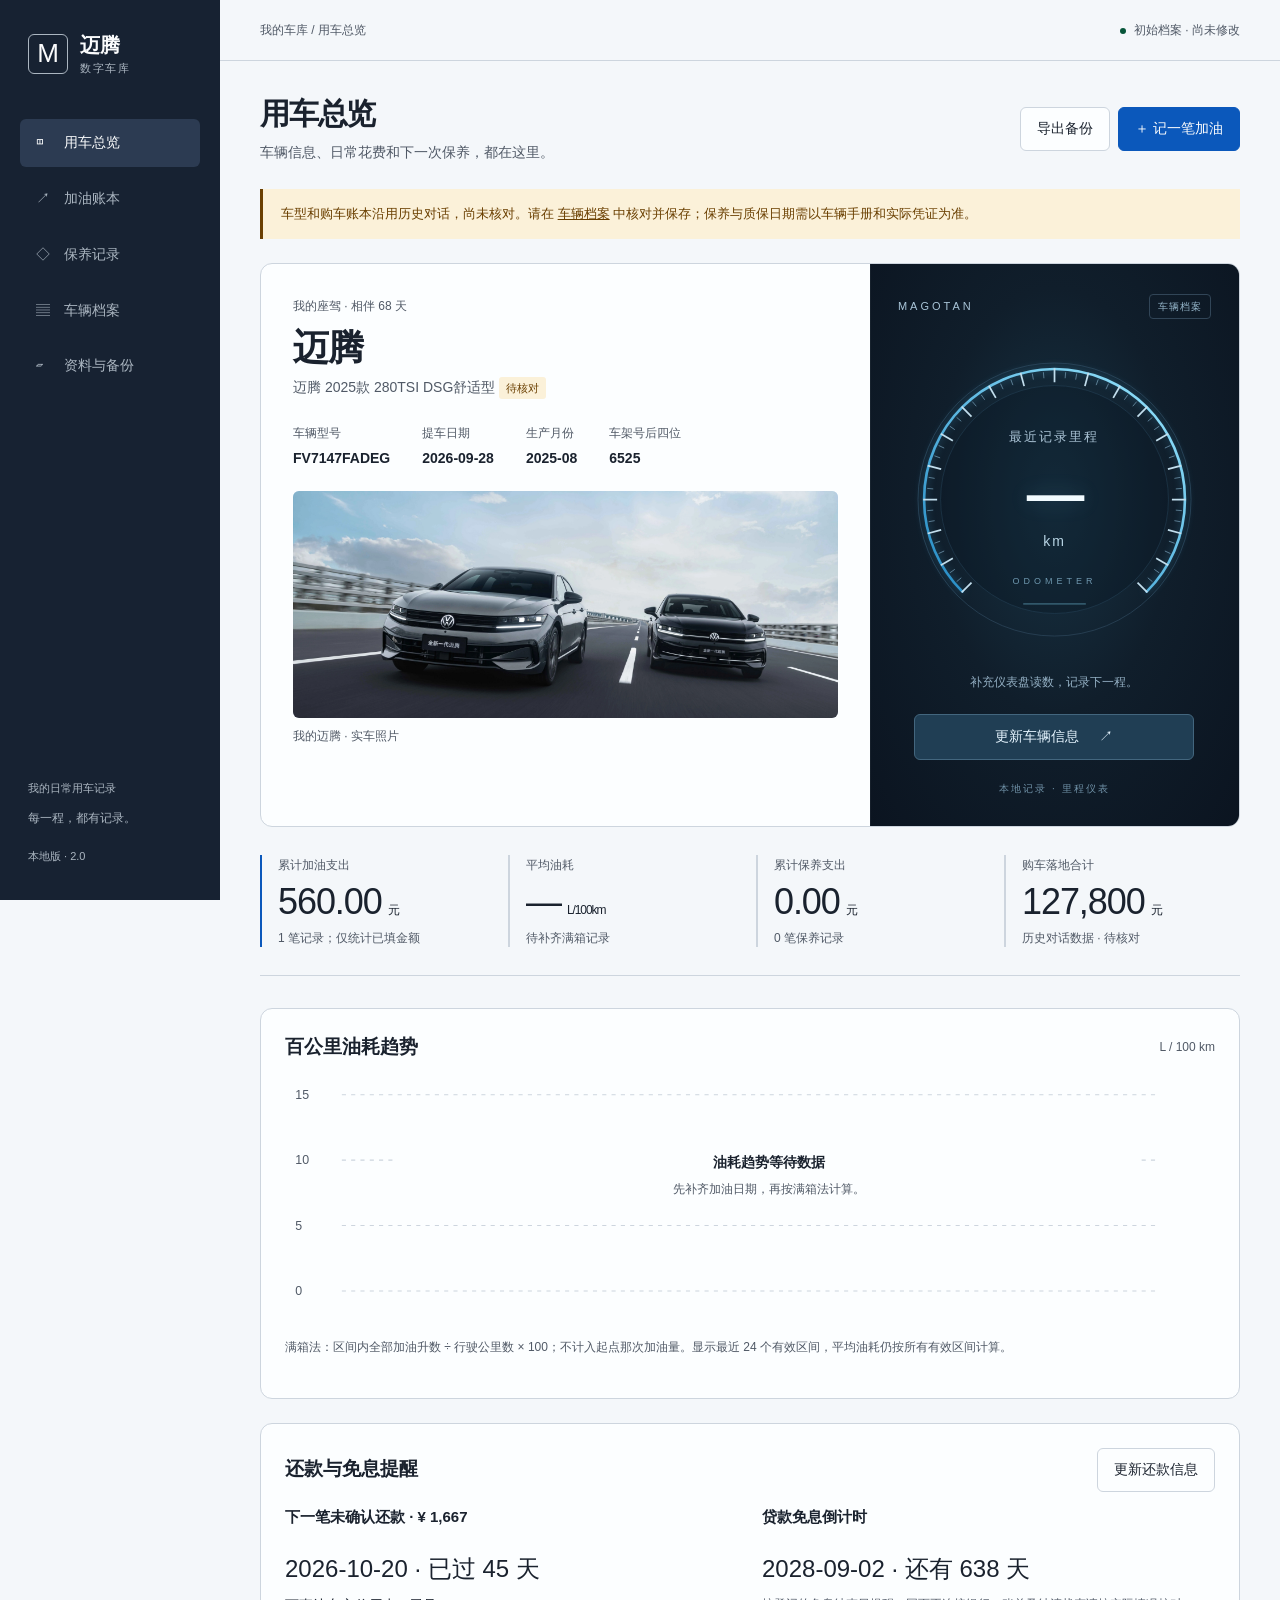
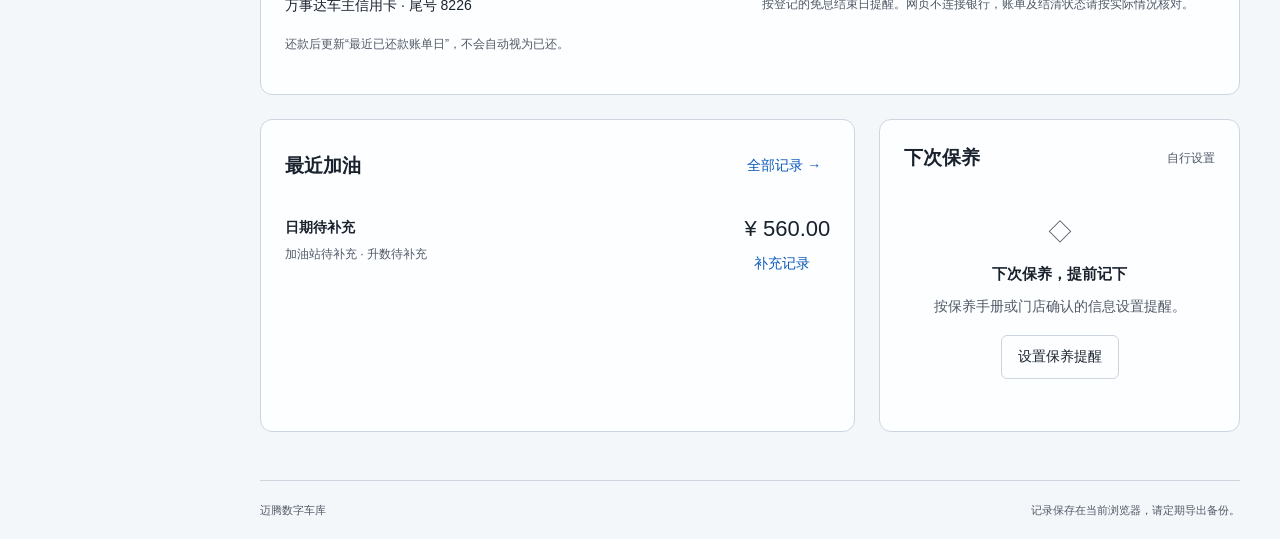
<file: index.html>
<!doctype html>
<html lang="zh-CN">
<head>
  <meta charset="utf-8">
  <meta name="viewport" content="width=device-width, initial-scale=1, viewport-fit=cover">
  <meta name="theme-color" content="#172438">
  <title>迈腾数字车库</title>
  <link rel="stylesheet" href="tokens.css">
  <link rel="stylesheet" href="css/app.css">
  <script src="js/core.js" defer></script>
  <script src="js/app.js" defer></script>
</head>
<body>
  <a class="skip-link" href="#main">跳到主要内容</a>
  <aside class="sidebar">
    <a class="brand" href="#overview" aria-label="迈腾数字车库首页"><span class="brand-mark" aria-hidden="true">M</span><span>迈腾<span class="brand-small">数字车库</span></span></a>
    <nav aria-label="主要导航">
      <a href="#overview" data-page="overview"><span aria-hidden="true">◫</span>用车总览</a>
      <a href="#fuel" data-page="fuel"><span aria-hidden="true">↗</span>加油账本</a>
      <a href="#maintenance" data-page="maintenance"><span aria-hidden="true">◇</span>保养记录</a>
      <a href="#profile" data-page="profile"><span aria-hidden="true">▤</span>车辆档案</a>
      <a href="#documents" data-page="documents"><span aria-hidden="true">▱</span>资料与备份</a>
    </nav>
    <div class="sidebar-bottom"><span class="small-line">我的日常用车记录</span><p>每一程，都有记录。</p><span class="version">本地版 · 2.0</span></div>
  </aside>
  <div class="workspace">
    <header class="topbar"><span id="breadcrumb">我的车库 / 用车总览</span><span id="save-state" role="status">本地档案</span></header>
    <main id="main" tabindex="-1">
      <div id="storage-warning" class="notice danger" hidden></div>
      <div id="app"><h1>迈腾数字车库</h1><p>正在打开车辆档案…</p><p>若此提示一直显示，请将压缩包完整解压后再打开 index.html，确保 css 和 js 文件夹位于它旁边。</p></div>
      <noscript><p class="notice danger">请在浏览器中允许 JavaScript，才能使用记录和统计功能。</p></noscript>
    </main>
    <footer><span>迈腾数字车库</span><span>记录保存在当前浏览器，请定期导出备份。</span></footer>
  </div>
  <dialog id="editor" aria-labelledby="dialog-title"><div class="dialog-heading"><h2 id="dialog-title">编辑记录</h2><button type="button" class="icon-button" data-action="close-dialog" aria-label="关闭窗口">×</button></div><form id="record-form"><div id="form-fields"></div><p id="form-error" class="form-error" role="alert"></p><div class="dialog-actions"><button type="button" class="button" data-action="close-dialog">取消</button><button type="submit" class="button primary">保存记录</button></div></form></dialog>
  <dialog id="import-dialog" aria-labelledby="import-title"><h2 id="import-title">导入备份</h2><p id="import-summary"></p><p>导入会替换当前浏览器中的记录。替换前会保留一份可恢复的旧版本，也建议先导出备份。</p><div class="dialog-actions"><button class="button" data-action="cancel-import">取消</button><button class="button" data-action="export">先导出当前数据</button><button class="button primary" data-action="confirm-import">确认替换</button></div></dialog>
  <input type="file" id="import-file" accept=".json,application/json" hidden>
  <div id="message" class="message" role="status" hidden><span id="message-text"></span><button id="undo" class="button" hidden>撤销</button><button class="icon-button" data-action="dismiss" aria-label="关闭提示">×</button></div>
  <script id="initial-data" type="application/json">
  {"schemaVersion":2,"vehicle":{"model":"迈腾 2025款 280TSI DSG舒适型","productionMonth":"2025-08","deliveryDate":"2026-09-28","invoiceModel":"FV7147FADEG","vinSuffix":"6525","mileage":null,"verified":false},"purchase":{"price":112400,"tax":9900,"insuranceAndRegistration":5500,"subsidy":6600,"subsidyReceived":false,"verified":false},"fuelRecords":[{"id":"excel-row-2","date":"","mileage":null,"station":"","grade":"","amount":560,"liters":null,"full":false,"note":"来自现有加油记录.xlsx 第2行。仅有560元金额，其余信息待补充。"}],"maintenanceRecords":[],"insuranceRecords":[],"reminders":{"date":"","mileage":null,"note":""},"updatedAt":null}
  </script>
</body>
</html>
</file>
<file: tokens.css>
:root {
  --color-paper: oklch(97.5% .005 250);
  --color-surface: oklch(99.5% .002 250);
  --color-ink: oklch(25% .025 258);
  --color-muted: oklch(46% .025 258);
  --color-rule: oklch(87% .015 250);
  --color-accent: oklch(48% .17 258);
  --color-accent-ink: oklch(99% .002 250);
  --color-tint: oklch(94% .025 258);
  --color-rail: oklch(25% .035 258);
  --color-rail-muted: oklch(77% .02 250);
  --color-rail-active: oklch(35% .045 258);
  --color-warn: oklch(41% .09 67);
  --color-warn-bg: oklch(96% .033 87);
  --color-error: oklch(44% .16 25);
  --color-error-bg: oklch(96% .02 25);
  --color-success: oklch(40% .085 162);
  --color-focus: oklch(35% .13 258);
  --color-clear: oklch(100% 0 0 / 0);
  --color-overlay: oklch(20% .03 258 / .48);
  --font-body: "Microsoft YaHei", "PingFang SC", "Noto Sans CJK SC", Arial, sans-serif;
  --font-display: "Bahnschrift", "DIN Alternate", "Microsoft YaHei", sans-serif;
  --font-mono: Consolas, "SFMono-Regular", monospace;
  --space-xs: 4px; --space-sm: 8px; --space-md: 16px; --space-lg: 24px;
  --space-xl: 32px; --space-2xl: 48px; --space-3xl: 64px;
  --radius-sm: 6px; --radius-md: 12px;
  --ease-out: cubic-bezier(.16,1,.3,1);
  --ease-in: cubic-bezier(.7,0,.84,0);
  --ease-in-out: cubic-bezier(.65,0,.35,1);
  --dur-micro: 120ms;
}
</file>
<file: css/app.css>
/* Hallmark · macrostructure: Workbench · tone: calm functional · anchor hue: cobalt · genre: modern-minimal · theme: Cobalt · nav: N3 adapted app rail · footer: Ft2 */
/* Hallmark · pre-emit critique: P4 H4 E4 S5 R5 V4 */
* { box-sizing: border-box; }
html, body { margin: 0; overflow-x: clip; }
body { color: var(--color-ink); background: var(--color-paper); font: 14px/1.7 var(--font-body); }
button, input, select, textarea { font: inherit; }
button, a { -webkit-tap-highlight-color: var(--color-clear); }
a { color: var(--color-accent); text-decoration: none; }
button { cursor: pointer; }
button:disabled, input:disabled { opacity: .5; cursor: not-allowed; }
button[aria-busy="true"] { cursor: progress; opacity: .65; }
:focus-visible { outline: 3px solid var(--color-focus); outline-offset: 3px; }
.sidebar :focus-visible { outline-color: var(--color-accent-ink); }
[hidden] { display: none !important; }
h1, h2, h3, p { margin-top: 0; }
h1, h2, h3 { font-style: normal; overflow-wrap: anywhere; min-width: 0; }
h1 { font-size: 27px; line-height: 1.4; letter-spacing: -.04em; margin-bottom: 6px; }
h2 { font-size: 19px; line-height: 1.5; margin-bottom: 16px; }
h3 { font-size: 15px; margin-bottom: 8px; }
p { margin-bottom: 16px; }
.muted, .caption { color: var(--color-muted); }
.caption { font-size: 12px; }
.skip-link { position: fixed; left: 16px; top: -100px; z-index: 40; background: var(--color-surface); padding: 12px; }
.skip-link:focus { top: 12px; }
.sidebar { background: var(--color-rail); color: var(--color-accent-ink); padding: 16px; }
.brand { display: flex; align-items: center; gap: 12px; color: var(--color-accent-ink); font-weight: 700; font-size: 20px; line-height: 1.3; width: fit-content; }
.brand-mark { display: grid; place-items: center; width: 40px; height: 40px; border: 1px solid var(--color-rail-muted); border-radius: var(--radius-sm); font: 26px var(--font-display); }
.brand-small { font-size: 11px; display: block; color: var(--color-rail-muted); font-weight: 400; letter-spacing: .15em; margin-top: 3px; }
nav { display: flex; flex-wrap: wrap; gap: 4px; margin-top: 16px; }
nav a { white-space: nowrap; min-height: 44px; padding: 10px 12px; color: var(--color-rail-muted); border-radius: var(--radius-sm); }
nav a span { margin-right: 8px; }
nav a[aria-current="page"] { background: var(--color-rail-active); color: var(--color-accent-ink); }
.sidebar-bottom { display: none; }
.topbar { display: flex; flex-wrap: wrap; gap: 8px 20px; justify-content: space-between; padding: 16px 20px; border-bottom: 1px solid var(--color-rule); font-size: 12px; color: var(--color-muted); }
#save-state::before { content: ""; display: inline-block; width: 6px; height: 6px; border-radius: 50%; background: var(--color-success); margin-right: 8px; vertical-align: middle; }
main { padding: 24px 16px 40px; max-width: 1500px; margin-inline: auto; }
main:focus { outline: none; }
.page-head { display: flex; flex-wrap: wrap; align-items: center; justify-content: space-between; gap: 16px; margin-bottom: 24px; }
.page-head p { margin: 0; color: var(--color-muted); }
.actions { display: flex; gap: 8px; flex-wrap: wrap; }
.button { display: inline-flex; align-items: center; justify-content: center; min-height: 44px; padding: 9px 16px; border: 1px solid var(--color-rule); border-radius: var(--radius-sm); color: var(--color-ink); background: var(--color-surface); white-space: nowrap; font-weight: 500; }
.button.primary { border-color: var(--color-accent); background: var(--color-accent); color: var(--color-accent-ink); }
.button.quiet { border-color: var(--color-clear); background: var(--color-clear); color: var(--color-accent); padding-inline: 8px; }
.button.danger { color: var(--color-error); }
.button:active { transform: translateY(1px); }
.icon-button { min-height: 44px; min-width: 44px; border: 0; color: var(--color-muted); background: var(--color-clear); font-size: 23px; border-radius: var(--radius-sm); }
.notice { padding: 14px 18px; border-left: 3px solid var(--color-warn); background: var(--color-warn-bg); color: var(--color-warn); margin-bottom: 24px; font-size: 13px; }
.notice p:last-child { margin: 0; }
.notice.danger { background: var(--color-error-bg); color: var(--color-error); border-color: var(--color-error); }
.notice a { color: inherit; text-decoration: underline; }
.hero { display: grid; grid-template-columns: minmax(0,1fr); background: var(--color-surface); border: 1px solid var(--color-rule); border-radius: var(--radius-md); overflow: clip; margin-bottom: 24px; }
.vehicle-summary { padding: 28px 24px; }
.vehicle-summary .eyebrow { color: var(--color-muted); font-size: 12px; margin-bottom: 8px; }
.vehicle-summary h2 { font-size: 36px; font-weight: 700; line-height: 1.25; margin: 0 0 6px; letter-spacing: -.04em; }
.vehicle-summary .model { margin-bottom: 24px; }
.hero-facts { display: flex; flex-wrap: wrap; gap: 20px 32px; }
.hero-facts dt { font-size: 12px; color: var(--color-muted); }
.hero-facts dd { margin: 3px 0 0; font-weight: 600; }
.odometer { border-top: 1px solid var(--color-rule); padding: 24px; display: flex; flex-direction: column; justify-content: center; background: var(--color-tint); color: var(--color-ink); }
.odometer .reading { display: flex; align-items: baseline; gap: 12px; margin: 4px 0 12px; }
.odometer .reading strong { font: 54px/1.2 var(--font-display); letter-spacing: -.04em; }
.odometer p { margin: 0; }
.odometer .button { align-self: flex-start; margin-top: 20px; }
.stat-strip { display: grid; grid-template-columns: repeat(2,minmax(0,1fr)); gap: 24px 12px; padding: 4px 0 28px; border-bottom: 1px solid var(--color-rule); margin-bottom: 32px; }
.stat { padding-left: 16px; border-left: 2px solid var(--color-rule); }
.stat:first-child { border-color: var(--color-accent); }
.stat .label { color: var(--color-muted); font-size: 12px; }
.stat .number { font: 30px/1.5 var(--font-display); letter-spacing: -.03em; }
.stat .unit { font: 12px var(--font-body); margin-left: 6px; }
.stat .caption { line-height: 1.5; }
.split { display: grid; grid-template-columns: minmax(0,1fr); gap: 24px; }
.panel { background: var(--color-surface); border: 1px solid var(--color-rule); border-radius: var(--radius-md); padding: 20px; min-width: 0; }
.section-heading { display: flex; flex-wrap: wrap; align-items: center; justify-content: space-between; gap: 8px; margin-bottom: 12px; }
.section-heading h2 { margin: 0; }
.empty { padding: 28px 12px; text-align: center; }
.empty p { color: var(--color-muted); }
.empty-symbol { display: block; color: var(--color-muted); font-size: 24px; margin-bottom: 8px; }
.record-list { margin: 0; padding: 0; list-style: none; }
.record-list li { display: grid; grid-template-columns: minmax(0,1fr) auto; gap: 16px; padding: 16px 0; border-bottom: 1px solid var(--color-rule); }
.record-list li:last-child { border: 0; }
.record-list strong { font-weight: 600; }
.record-list .amount { font: 22px var(--font-display); text-align: right; }
.record-list p { margin: 4px 0 0; }
.reminder-title { margin: 20px 0 4px; font-size: 24px; font-family: var(--font-display); }
.tag { font-size: 11px; font-weight: 400; display: inline-block; padding: 2px 7px; color: var(--color-warn); background: var(--color-warn-bg); border-radius: 3px; vertical-align: middle; }
.tag.good { background: var(--color-tint); color: var(--color-accent); }
.toolbar { display: flex; align-items: end; gap: 12px; flex-wrap: wrap; margin-bottom: 20px; }
.toolbar label { flex: 1; min-width: 160px; max-width: 320px; }
label { display: block; font-weight: 500; font-size: 13px; }
label > span { display: block; margin-bottom: 6px; }
input, select, textarea { display: block; width: 100%; min-width: 0; min-height: 44px; padding: 10px 12px; border: 1px solid var(--color-rule); border-radius: var(--radius-sm); background: var(--color-surface); color: var(--color-ink); }
input::placeholder, textarea::placeholder { color: var(--color-muted); }
textarea { min-height: 90px; resize: vertical; }
input[type="checkbox"] { width: 18px; min-height: 18px; height: 18px; margin: 0; accent-color: var(--color-accent); }
.checkbox { display: flex; gap: 10px; align-items: center; min-height: 44px; }
.checkbox span { margin: 0; }
input[aria-invalid="true"], textarea[aria-invalid="true"] { border-color: var(--color-error); }
.table-wrap { min-width: 0; }
table { width: 100%; border-collapse: collapse; font-variant-numeric: tabular-nums; }
th { text-align: left; font-weight: 400; font-size: 12px; color: var(--color-muted); padding: 12px 8px; border-bottom: 1px solid var(--color-rule); white-space: nowrap; }
td { padding: 16px 8px; border-bottom: 1px solid var(--color-rule); overflow-wrap: anywhere; }
td small { display: block; color: var(--color-muted); font-size: 11px; }
td .button { font-size: 12px; }
.table-actions { display: flex; flex-wrap: wrap; gap: 0; }
.data-table thead { display: none; }
.data-table, .data-table tbody, .data-table tr, .data-table td { display: block; }
.data-table tr { padding: 16px 0; border-bottom: 1px solid var(--color-rule); }
.data-table td { display: flex; justify-content: space-between; gap: 16px; padding: 6px 0; border: 0; }
.data-table td::before { content: attr(data-label); color: var(--color-muted); font-size: 12px; flex-shrink: 0; }
.data-table td > div { min-width: 0; }
.details { margin: 0; }
.details > div { display: grid; grid-template-columns: minmax(0,.8fr) minmax(0,1.2fr); gap: 16px; border-bottom: 1px solid var(--color-rule); padding: 15px 0; }
.details > div:last-child { border: 0; }
.details dt { color: var(--color-muted); }
.details dd { margin: 0; overflow-wrap: anywhere; }
.purchase-total { margin-top: 20px; border-top: 2px solid var(--color-ink); padding-top: 16px; display: flex; flex-wrap: wrap; justify-content: space-between; gap: 12px; }
.purchase-total strong { font: 30px var(--font-display); }
.folder-list { list-style: none; margin: 8px 0 0; padding: 0; }
.folder-list li { padding: 16px 0; border-bottom: 1px solid var(--color-rule); }
.folder-list li:last-child { border: 0; }
.folder-list a { display: flex; justify-content: space-between; min-height: 44px; align-items: center; gap: 16px; white-space: nowrap; }
.folder-list small { display: block; color: var(--color-muted); }
.backup-section { margin-top: 24px; }
.backup-section p { color: var(--color-muted); }
dialog { position: fixed; inset: 0; margin: auto; width: min(620px,calc(100% - 24px)); max-height: 88dvh; height: fit-content; padding: 24px; color: var(--color-ink); background: var(--color-surface); border: 1px solid var(--color-rule); border-radius: var(--radius-md); }
dialog::backdrop { background: var(--color-overlay); }
.dialog-heading { display: flex; justify-content: space-between; align-items: center; margin-bottom: 16px; }
.dialog-heading h2 { margin: 0; }
.form-grid { display: grid; grid-template-columns: minmax(0,1fr); gap: 16px; }
.form-grid .wide { grid-column: 1 / -1; }
.dialog-actions { display: flex; flex-wrap: wrap; justify-content: flex-end; gap: 8px; margin-top: 16px; }
.form-error { min-height: 24px; margin: 12px 0 0; color: var(--color-error); font-size: 13px; }
.message { position: fixed; bottom: 20px; left: 50%; transform: translateX(-50%); z-index: 30; width: max-content; max-width: calc(100% - 24px); display: flex; align-items: center; gap: 12px; padding: 12px 16px; border: 1px solid var(--color-rule); border-radius: var(--radius-sm); background: var(--color-surface); color: var(--color-ink); box-shadow: 0 4px 20px var(--color-overlay); }
.message span { min-width: 0; overflow-wrap: anywhere; }
.message .button { flex-shrink: 0; }
footer { display: flex; flex-wrap: wrap; gap: 8px 24px; justify-content: space-between; margin: 0 20px; padding: 20px 0; color: var(--color-muted); font-size: 11px; border-top: 1px solid var(--color-rule); }
@media (hover:hover) { .button:hover { border-color: var(--color-accent); } .button.primary:hover { opacity: .88; } nav a:hover { color: var(--color-accent-ink); background: var(--color-rail-active); } input:hover,select:hover,textarea:hover { background: var(--color-paper); } .icon-button:hover { background: var(--color-tint); } a:hover { text-decoration: underline; } nav a:hover,.brand:hover,.button:hover { text-decoration: none; } }
@media (min-width: 40rem) { main { padding: 32px; } h1 { font-size: 30px; } .hero { grid-template-columns: minmax(0,1.3fr) minmax(0,1fr); } .odometer { border-top: 0; border-left: 1px solid var(--color-rule); } .vehicle-summary { padding: 32px; } .stat-strip { grid-template-columns: repeat(4,minmax(0,1fr)); } .form-grid { grid-template-columns: repeat(2,minmax(0,1fr)); } .panel { padding: 24px; } }
@media (min-width: 64rem) { .sidebar { width: 220px; position: fixed; inset: 0 auto 0 0; padding: 32px 20px; display: flex; flex-direction: column; } .brand { margin-left: 8px; } nav { display: flex; flex-direction: column; margin-top: 44px; gap: 8px; } nav a { padding: 12px 16px; } nav a span { display: inline-block; width: 20px; } .sidebar-bottom { display: block; margin-top: auto; padding: 32px 8px 0; } .sidebar-bottom p { font-size: 12px; color: var(--color-rail-muted); margin-top: 8px; } .small-line,.version { color: var(--color-rail-muted); font-size: 11px; } .workspace { margin-left: 220px; } .topbar { padding: 20px 40px; } main { padding: 32px 40px 48px; } .split { grid-template-columns: minmax(0,1.65fr) minmax(0,1fr); } .split.equal { grid-template-columns: repeat(2,minmax(0,1fr)); } footer { margin-inline: 40px; } }
@media (min-width: 75rem) { .data-table { display: table; } .data-table thead { display: table-header-group; } .data-table tbody { display: table-row-group; } .data-table tr { display: table-row; } .data-table td { display: table-cell; padding: 16px 8px; border-bottom: 1px solid var(--color-rule); } .data-table td::before { display: none; } .stat .number { font-size: 36px; } }
@media (prefers-reduced-motion: reduce) { *,*::before,*::after { animation: none !important; transition: none !important; scroll-behavior: auto !important; } }

/* Existing 2.0 layout: photo, fuel trend and loan reminders. */
.vehicle-photo { margin:20px 0 0; }
.vehicle-photo img { display:block; width:100%; max-height:340px; object-fit:contain; background:var(--color-tint); border-radius:var(--radius-sm); }
.vehicle-photo figcaption { margin-top:8px; font-size:12px; color:var(--color-muted); }
.fuel-trend,.loan-panel { margin-bottom:24px; }
.loan-panel article { min-width:0; }
.fuel-plot { position:relative; }
.fuel-plot svg { width:100%; min-height:200px; display:block; }
.fuel-plot text { fill:var(--color-muted); font:12px var(--font-body); }
.chart-grid { stroke:var(--color-rule); stroke-dasharray:4 5; }
.chart-line { fill:none; stroke:var(--color-accent); stroke-width:3; }
.chart-point { fill:var(--color-accent); }
.chart-empty { position:absolute; inset:25% 8% auto 12%; text-align:center; padding:12px; background:var(--color-surface); }
.chart-empty p { margin:4px 0 0; font-size:12px; color:var(--color-muted); }
.chart-values { font-size:13px; }
@media(min-width:64rem){.hero{grid-template-columns:minmax(0,1.65fr) minmax(0,1fr)}}

/* Magotan-inspired mileage instrument. Tick marks are decorative, not live speed. */
.odometer.instrument { background:radial-gradient(ellipse at 50% 42%,#183344 0%,#101e2b 46%,#0b1420 100%); color:#edf7ff; border:0; padding:30px 28px 26px; display:flex; align-items:center; justify-content:space-between; gap:16px; min-width:0; box-shadow:inset 1px 0 0 #ffffff0c; }
.instrument-top { width:100%; display:flex; align-items:center; justify-content:space-between; gap:10px; font-size:11px; letter-spacing:3px; color:#a9c5d8; }
.instrument-badge { letter-spacing:1px; font-size:10px; border:1px solid #314557; border-radius:4px; padding:3px 8px; color:#93b3c7; }
.instrument-dial { width:100%; max-width:360px; aspect-ratio:1; position:relative; flex-shrink:0; margin:8px auto 0; }
.instrument-dial svg { width:100%; height:100%; display:block; overflow:visible; }
.dial-edge { fill:none; stroke:#294155; stroke-width:1; }
.dial-inner { fill:#09142050; stroke:#2b4b6080; stroke-width:1; }
.dial-arc { fill:none; stroke:url(#dial-light); stroke-width:3; stroke-linecap:round; filter:drop-shadow(0 0 5px #54caff65); }
.dial-tick-major { stroke:#c2deed; stroke-width:2; }
.dial-tick { stroke:#5f8298; stroke-width:1; }
.dial-baseline { stroke:#31576a; stroke-width:2; }
.instrument-reading { position:absolute; inset:25% 15% 20%; display:flex; flex-direction:column; align-items:center; justify-content:center; text-align:center; }
.instrument-label { color:#abc4d6; font-size:13px; letter-spacing:2px; }
.instrument-number { color:#f2fbff; font-family:var(--font-display); font-size:clamp(44px,4.5vw,68px); font-weight:600; font-variant-numeric:tabular-nums; letter-spacing:-2px; line-height:1.2; margin:12px 0 1px; text-shadow:0 0 22px #7dd6ff30; }
.instrument-number-long { font-size:clamp(25px,3vw,36px); letter-spacing:-1px; }
.instrument-unit { color:#b8d5e5; font-size:14px; letter-spacing:2px; }
.instrument-odo { color:#6e97ae; letter-spacing:4px; font-size:9px; margin-top:20px; }
.instrument-bottom { width:100%; text-align:center; padding:0 4px; }
.instrument-bottom p { color:#94b0c4; font-size:12px; line-height:1.8; max-width:290px; margin:0 auto; }
.instrument-bottom .button { background:#203e54; color:#e6f5ff; border:1px solid #43667e; border-radius:6px; display:flex; align-items:center; justify-content:center; gap:20px; width:100%; max-width:280px; margin:20px auto 16px; min-height:46px; }
.instrument-bottom .button:hover { background:#2a526d; border-color:#8acfee; }
.instrument-bottom .button:focus-visible { outline-color:#a1dfff; }
.instrument-bottom small { color:#6f90a6; font-size:10px; letter-spacing:2px; }
@media(max-width:639px){.odometer.instrument{padding:24px;gap:8px}.instrument-dial{max-width:300px}.instrument-number{font-size:58px}.instrument-number-long{font-size:29px}.instrument-odo{margin-top:12px}}
</file>
